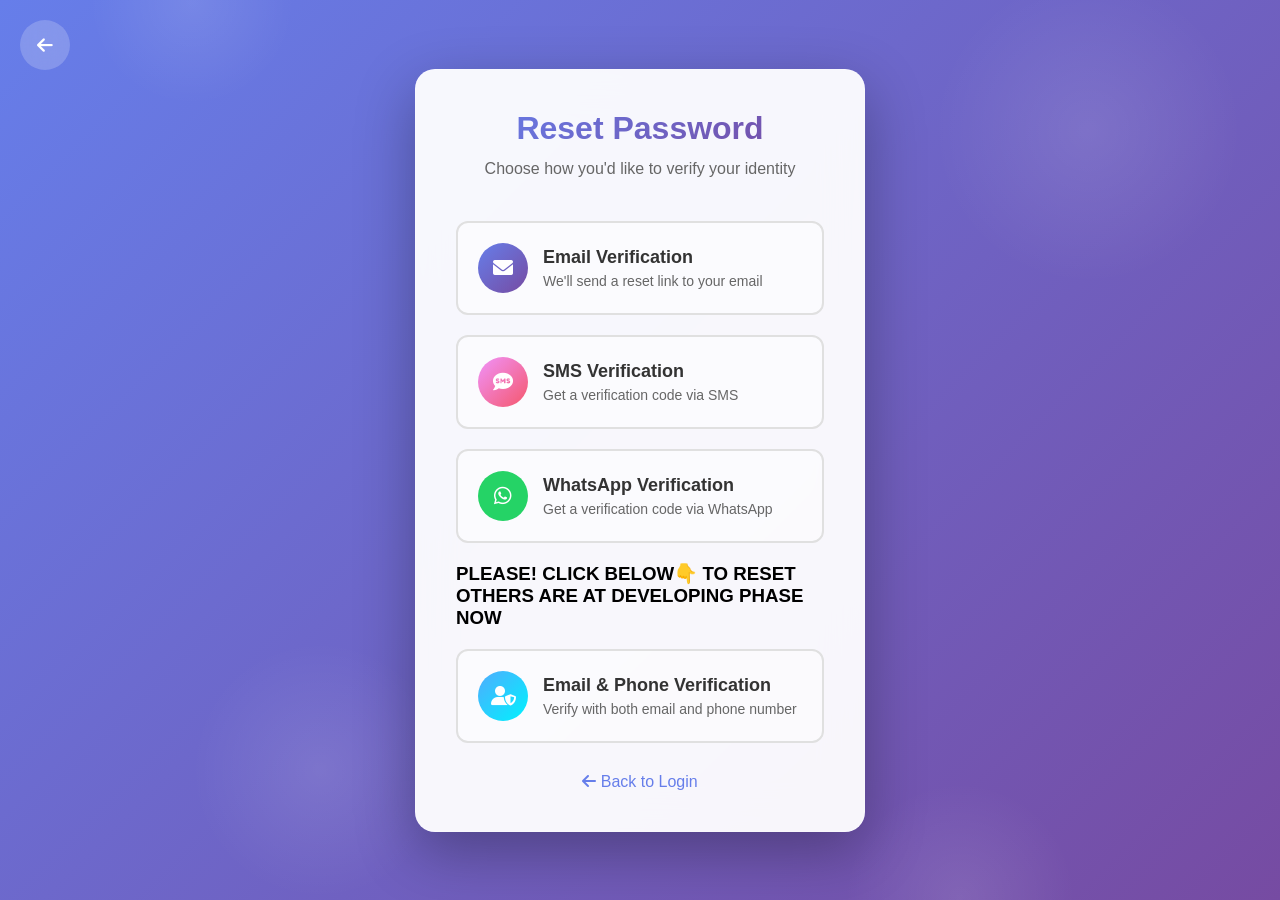
<file: templates/forgot_password.html>
<!DOCTYPE html>
<html lang="en">
<head>
    <meta charset="UTF-8">
    <meta name="viewport" content="width=device-width, initial-scale=1.0">
    <title>Reset Password - Tai-Khamyang</title>
    <link href="https://cdnjs.cloudflare.com/ajax/libs/font-awesome/6.0.0/css/all.min.css" rel="stylesheet">
    <style>
        * {
            margin: 0;
            padding: 0;
            box-sizing: border-box;
        }

        body {
            font-family: 'Segoe UI', Tahoma, Geneva, Verdana, sans-serif;
            background: linear-gradient(135deg, #667eea 0%, #764ba2 100%);
            min-height: 100vh;
            display: flex;
            align-items: center;
            justify-content: center;
            position: relative;
            overflow-x: hidden;
        }

        body::before {
            content: '';
            position: absolute;
            top: 0;
            left: 0;
            right: 0;
            bottom: 0;
            background: url('data:image/svg+xml,<svg xmlns="http://www.w3.org/2000/svg" viewBox="0 0 1000 1000"><defs><radialGradient id="a" cx="50%" cy="50%"><stop offset="0%" stop-color="%23fff" stop-opacity="0.1"/><stop offset="100%" stop-color="%23fff" stop-opacity="0"/></radialGradient></defs><circle cx="150" cy="150" r="80" fill="url(%23a)"/><circle cx="850" cy="250" r="120" fill="url(%23a)"/><circle cx="250" cy="750" r="100" fill="url(%23a)"/><circle cx="750" cy="850" r="90" fill="url(%23a)"/></svg>') no-repeat center center;
            background-size: cover;
            pointer-events: none;
        }

        .reset-container {
            background: rgba(255, 255, 255, 0.95);
            backdrop-filter: blur(20px);
            border-radius: 20px;
            padding: 40px;
            box-shadow: 0 20px 60px rgba(0, 0, 0, 0.3);
            width: 100%;
            max-width: 450px;
            position: relative;
            border: 1px solid rgba(255, 255, 255, 0.2);
            animation: slideIn 0.6s ease-out;
        }

        @keyframes slideIn {
            from {
                opacity: 0;
                transform: translateY(50px);
            }
            to {
                opacity: 1;
                transform: translateY(0);
            }
        }

        .reset-header {
            text-align: center;
            margin-bottom: 40px;
        }

        .reset-header h1 {
            background: linear-gradient(135deg, #667eea 0%, #764ba2 100%);
            -webkit-background-clip: text;
            -webkit-text-fill-color: transparent;
            background-clip: text;
            font-size: 32px;
            font-weight: 700;
            margin-bottom: 10px;
        }

        .reset-header p {
            color: #666;
            font-size: 16px;
            line-height: 1.5;
        }

        .verification-options {
            display: grid;
            gap: 20px;
            margin-bottom: 30px;
        }

        .option-card {
            border: 2px solid #e0e0e0;
            border-radius: 12px;
            padding: 20px;
            cursor: pointer;
            transition: all 0.3s cubic-bezier(0.4, 0, 0.2, 1);
            background: rgba(255, 255, 255, 0.5);
            position: relative;
            overflow: hidden;
        }

        .option-card::before {
            content: '';
            position: absolute;
            top: 0;
            left: -100%;
            width: 100%;
            height: 100%;
            background: linear-gradient(90deg, transparent, rgba(102, 126, 234, 0.1), transparent);
            transition: left 0.5s;
        }

        .option-card:hover::before {
            left: 100%;
        }

        .option-card:hover {
            border-color: #667eea;
            transform: translateY(-5px);
            box-shadow: 0 10px 30px rgba(102, 126, 234, 0.2);
        }

        .option-card.selected {
            border-color: #667eea;
            background: rgba(102, 126, 234, 0.1);
        }

        .option-content {
            display: flex;
            align-items: center;
            gap: 15px;
        }

        .option-icon {
            width: 50px;
            height: 50px;
            border-radius: 50%;
            display: flex;
            align-items: center;
            justify-content: center;
            font-size: 20px;
            color: white;
        }

        .email-icon {
            background: linear-gradient(135deg, #667eea 0%, #764ba2 100%);
        }

        .sms-icon {
            background: linear-gradient(135deg, #f093fb 0%, #f5576c 100%);
        }

        .whatsapp-icon {
            background: #25d366;
        }

        .option-text h3 {
            color: #333;
            font-size: 18px;
            margin-bottom: 5px;
        }

        .option-text p {
            color: #666;
            font-size: 14px;
        }

        .verification-form {
            display: none;
            animation: fadeIn 0.4s ease-out;
        }

        .verification-form.active {
            display: block;
        }

        @keyframes fadeIn {
            from { opacity: 0; transform: translateY(20px); }
            to { opacity: 1; transform: translateY(0); }
        }

        .form-group {
            margin-bottom: 25px;
            position: relative;
        }

        .form-group label {
            display: block;
            margin-bottom: 8px;
            color: #333;
            font-weight: 600;
            font-size: 14px;
            text-transform: uppercase;
            letter-spacing: 0.5px;
        }

        .input-wrapper {
            position: relative;
        }

        .form-group input {
            width: 100%;
            padding: 15px 20px 15px 50px;
            border: 2px solid #e0e0e0;
            border-radius: 12px;
            font-size: 16px;
            transition: all 0.3s cubic-bezier(0.4, 0, 0.2, 1);
            background: rgba(255, 255, 255, 0.9);
        }

        .form-group input:focus {
            outline: none;
            border-color: #667eea;
            box-shadow: 0 0 0 3px rgba(102, 126, 234, 0.1);
            transform: translateY(-2px);
        }

        .input-icon {
            position: absolute;
            left: 18px;
            top: 50%;
            transform: translateY(-50%);
            color: #999;
            font-size: 16px;
            transition: color 0.3s ease;
        }

        .form-group input:focus + .input-icon {
            color: #667eea;
        }

        .btn-submit {
            width: 100%;
            padding: 16px;
            background: linear-gradient(135deg, #667eea 0%, #764ba2 100%);
            color: white;
            border: none;
            border-radius: 12px;
            font-size: 16px;
            font-weight: 600;
            text-transform: uppercase;
            letter-spacing: 1px;
            cursor: pointer;
            transition: all 0.3s cubic-bezier(0.4, 0, 0.2, 1);
            position: relative;
            overflow: hidden;
            margin-bottom: 20px;
        }

        .btn-submit:hover {
            transform: translateY(-2px);
            box-shadow: 0 10px 30px rgba(102, 126, 234, 0.4);
        }

        .btn-submit:disabled {
            opacity: 0.6;
            cursor: not-allowed;
            transform: none;
        }

        .btn-submit.loading {
            pointer-events: none;
        }

        .btn-submit.loading::after {
            content: '';
            position: absolute;
            top: 50%;
            left: 50%;
            width: 20px;
            height: 20px;
            margin: -10px 0 0 -10px;
            border: 2px solid transparent;
            border-top: 2px solid white;
            border-radius: 50%;
            animation: spin 1s linear infinite;
        }

        @keyframes spin {
            0% { transform: rotate(0deg); }
            100% { transform: rotate(360deg); }
        }

        .back-btn {
            position: absolute;
            top: 20px;
            left: 20px;
            background: rgba(255, 255, 255, 0.2);
            backdrop-filter: blur(10px);
            border: none;
            border-radius: 50%;
            width: 50px;
            height: 50px;
            display: flex;
            align-items: center;
            justify-content: center;
            color: white;
            font-size: 18px;
            cursor: pointer;
            transition: all 0.3s ease;
            text-decoration: none;
        }

        .back-btn:hover {
            background: rgba(255, 255, 255, 0.3);
            transform: translateY(-2px);
        }

        .alert {
            padding: 12px 20px;
            margin-bottom: 20px;
            border-radius: 8px;
            font-size: 14px;
            display: none;
        }

        .alert.error {
            border-left: 4px solid #dc3545;
            background: rgba(220, 53, 69, 0.1);
            color: #721c24;
        }

        .alert.success {
            border-left: 4px solid #28a745;
            background: rgba(40, 167, 69, 0.1);
            color: #155724;
        }

        .alert.info {
            border-left: 4px solid #17a2b8;
            background: rgba(23, 162, 184, 0.1);
            color: #0c5460;
        }

        .otp-section {
            display: none;
            animation: fadeIn 0.4s ease-out;
        }

        .otp-section.active {
            display: block;
        }

        .otp-input-group {
            display: flex;
            gap: 10px;
            justify-content: center;
            margin: 20px 0;
        }

        .otp-input {
            width: 50px;
            height: 50px;
            border: 2px solid #e0e0e0;
            border-radius: 8px;
            text-align: center;
            font-size: 18px;
            font-weight: bold;
            transition: all 0.3s ease;
        }

        .otp-input:focus {
            outline: none;
            border-color: #667eea;
            box-shadow: 0 0 0 3px rgba(102, 126, 234, 0.1);
        }

        .resend-otp {
            text-align: center;
            margin-top: 15px;
        }

        .resend-otp button {
            background: none;
            border: none;
            color: #667eea;
            cursor: pointer;
            text-decoration: underline;
            font-size: 14px;
        }

        .resend-otp button:disabled {
            color: #999;
            cursor: not-allowed;
            text-decoration: none;
        }

        @media (max-width: 768px) {
            .reset-container {
                margin: 20px;
                padding: 30px 25px;
            }

            .reset-header h1 {
                font-size: 28px;
            }

            .option-content {
                gap: 12px;
            }

            .option-icon {
                width: 45px;
                height: 45px;
                font-size: 18px;
            }

            .option-text h3 {
                font-size: 16px;
            }
        }
    </style>
</head>
<body>
    <a href="javascript:history.back()" class="back-btn">
        <i class="fas fa-arrow-left"></i>
    </a>

    <div class="reset-container">
        <div class="reset-header">
            <h1>Reset Password</h1>
            <p>Choose how you'd like to verify your identity</p>
        </div>

        <div id="alertMessage" class="alert"></div>

        <!-- Verification Options -->
        <div id="optionsSection" class="verification-options">
            <div class="option-card" data-method="email">
                <div class="option-content">
                    <div class="option-icon email-icon">
                        <i class="fas fa-envelope"></i>
                    </div>
                    <div class="option-text">
                        <h3>Email Verification</h3>
                        <p>We'll send a reset link to your email</p>
                    </div>
                </div>
            </div>

            <div class="option-card" data-method="sms">
                <div class="option-content">
                    <div class="option-icon sms-icon">
                        <i class="fas fa-sms"></i>
                    </div>
                    <div class="option-text">
                        <h3>SMS Verification</h3>
                        <p>Get a verification code via SMS</p>
                    </div>
                </div>
            </div>

            <div class="option-card" data-method="whatsapp">
                <div class="option-content">
                    <div class="option-icon whatsapp-icon">
                        <i class="fab fa-whatsapp"></i>
                    </div>
                    <div class="option-text">
                        <h3>WhatsApp Verification</h3>
                        <p>Get a verification code via WhatsApp</p>
                    </div>
                </div>
            </div>
            <div class="suggestion">
                <h3>PLEASE! CLICK BELOW👇 TO RESET OTHERS ARE AT DEVELOPING PHASE NOW</h3>
            </div>
            <!-- reset -->
          <div class="option-card" data-method="both">
              <div class="option-content">
                  <div class="option-icon" style="background: linear-gradient(135deg, #4facfe 0%, #00f2fe 100%);">
                      <i class="fas fa-user-shield"></i>
                  </div>
                  <div class="option-text">
                      <h3>Email & Phone Verification</h3>
                      <p>Verify with both email and phone number</p>
                  </div>
              </div>
          </div>

        </div>
        <!-- Email Form -->
        <div id="emailForm" class="verification-form">
            <div class="form-group">
                <label for="email">Email Address</label>
                <div class="input-wrapper">
                    <input type="email" id="email" placeholder="Enter your email address" required>
                    <i class="fas fa-envelope input-icon"></i>
                </div>
            </div>
            <button type="button" class="btn-submit" onclick="sendEmailReset()">
                <span class="btn-text">Send Reset Link</span>
            </button>
        </div>

        <!-- Phone Form -->
        <div id="phoneForm" class="verification-form">
            <div class="form-group">
                <label for="phone">Phone Number</label>
                <div class="input-wrapper">
                    <input type="tel" id="phone" placeholder="Enter your phone number" required>
                    <i class="fas fa-phone input-icon"></i>
                </div>
            </div>
            <button type="button" class="btn-submit" onclick="sendPhoneOTP()">
                <span class="btn-text">Send Verification Code</span>
            </button>
        </div>
        <!-- Add this new form with the existing forms -->
         <div id="bothForm" class="verification-form">
             <div class="form-group">
                 <label for="bothEmail">Email Address</label>
                 <div class="input-wrapper">
                     <input type="email" id="bothEmail" placeholder="Enter your email address" required>
                     <i class="fas fa-envelope input-icon"></i>
                 </div>
             </div>
             <div class="form-group">
                 <label for="bothPhone">Phone Number</label>
                 <div class="input-wrapper">
                     <input type="tel" id="bothPhone" placeholder="Enter your phone number" required>
                     <i class="fas fa-phone input-icon"></i>
                 </div>
             </div>
             <button type="button" class="btn-submit" onclick="verifyBoth()">
             <span class="btn-text">Verify Account</span>
             </button>
         </div>

        <!-- OTP Verification Section -->
        <div id="otpSection" class="otp-section">
            <div class="form-group">
                <label>Enter Verification Code</label>
                <div class="otp-input-group">
                    <input type="text" class="otp-input" maxlength="1" oninput="moveToNext(this, 0)">
                    <input type="text" class="otp-input" maxlength="1" oninput="moveToNext(this, 1)">
                    <input type="text" class="otp-input" maxlength="1" oninput="moveToNext(this, 2)">
                    <input type="text" class="otp-input" maxlength="1" oninput="moveToNext(this, 3)">
                    <input type="text" class="otp-input" maxlength="1" oninput="moveToNext(this, 4)">
                    <input type="text" class="otp-input" maxlength="1" oninput="moveToNext(this, 5)">
                </div>
            </div>
            <button type="button" class="btn-submit" onclick="verifyOTP()">
                <span class="btn-text">Verify Code</span>
            </button>
            <div class="resend-otp">
                <button id="resendBtn" onclick="resendOTP()" disabled>
                    Resend code in <span id="countdown">60</span>s
                </button>
            </div>
        </div>

        <div style="text-align: center; margin-top: 20px;">
            <a href="/login" style="color: #667eea; text-decoration: none;">
                <i class="fas fa-arrow-left"></i> Back to Login
            </a>
        </div>
    </div>

    <script>
        let selectedMethod = null;
        let currentPhone = null;
        let countdownTimer = null;

        // Option selection
        document.querySelectorAll('.option-card').forEach(card => {
            card.addEventListener('click', function() {
                // Remove active class from all cards
                document.querySelectorAll('.option-card').forEach(c => c.classList.remove('selected'));

                // Add active class to clicked card
                this.classList.add('selected');

                // Get selected method
                selectedMethod = this.dataset.method;

                // Hide all forms
                document.querySelectorAll('.verification-form').forEach(form => {
                    form.classList.remove('active');
                });

                // Show appropriate form
                if (selectedMethod === 'email') {
                    document.getElementById('emailForm').classList.add('active');
                } else if (selectedMethod === 'sms' || selectedMethod === 'whatsapp') {
                    document.getElementById('phoneForm').classList.add('active');
                }

                if (selectedMethod === 'both') {
                     document.getElementById('bothForm').classList.add('active');
                }

                // Hide options section and show form
                document.getElementById('optionsSection').style.display = 'none';
                document.querySelector('.reset-header p').textContent =
                    selectedMethod === 'email' ? 'Enter your email to receive a reset link' :
                    'Enter your phone number to receive a verification code';
            });
        });

        // Email reset function
        async function sendEmailReset() {
            const email = document.getElementById('email').value.trim();

            if (!email || !isValidEmail(email)) {
                showAlert('Please enter a valid email address', 'error');
                return;
            }

            const btn = event.target;
            setLoadingState(btn, true);

            try {
                const response = await fetch('/api/auth/forgot-password/email', {
                    method: 'POST',
                    headers: {
                        'Content-Type': 'application/json',
                    },
                    body: JSON.stringify({ email: email })
                });

                const data = await response.json();

                if (data.success) {
                    showAlert('Reset link sent successfully! Check your email.', 'success');
                    setTimeout(() => {
                        window.location.href = '/login';
                    }, 3000);
                } else {
                    showAlert(data.message || 'Failed to send reset link', 'error');
                }
            } catch (error) {
                console.error('Email reset error:', error);
                showAlert('An error occurred. Please try again.', 'error');
            } finally {
                setLoadingState(btn, false);
            }
        }

        // Phone OTP function
        async function sendPhoneOTP() {
               const phoneInput = document.getElementById('phone');
               let phone = phoneInput.value.trim();

               if (!phone || !isValidPhone(phone)) {
                   showAlert('Please enter a valid phone number', 'error');
                   return;
               }

               // Normalize phone number
               phone = normalizePhoneNumber(phone);
               phoneInput.value = phone; // Update the input field

               const btn = event.target;
               setLoadingState(btn, true);
               currentPhone = phone;

               try {
                   const response = await fetch('/api/auth/forgot-password/phone', {
                       method: 'POST',
                       headers: {
                           'Content-Type': 'application/json',
                       },
                       body: JSON.stringify({
                           phone: phone,
                           method: selectedMethod // 'sms' or 'whatsapp'
                       })
                   });

                   const data = await response.json();

                   if (data.success) {
                       showAlert(`Verification code sent via ${selectedMethod.toUpperCase()}!`, 'success');
                       showOTPSection();
                       startCountdown();
                   } else {
                       showAlert(data.message || 'Failed to send verification code', 'error');
                   }
               } catch (error) {
                   console.error('Phone OTP error:', error);
                   showAlert('An error occurred. Please try again.', 'error');
               } finally {
                   setLoadingState(btn, false);
               }
           }

        // Verify OTP function
        async function verifyOTP() {
            const otpInputs = document.querySelectorAll('.otp-input');
            const otp = Array.from(otpInputs).map(input => input.value).join('');

            if (otp.length !== 6) {
                showAlert('Please enter the complete 6-digit code', 'error');
                return;
            }

            const btn = event.target;
            setLoadingState(btn, true);

            try {
                const response = await fetch('/api/auth/verify-otp', {
                    method: 'POST',
                    headers: {
                        'Content-Type': 'application/json',
                    },
                    body: JSON.stringify({
                        phone: currentPhone,
                        otp: otp,
                        method: selectedMethod
                    })
                });

                const data = await response.json();

                if (data.success) {
                    showAlert('Code verified successfully!', 'success');
                    // Redirect to reset password page with token
                    setTimeout(() => {
                        window.location.href = `/reset-password?token=${data.token}`;
                    }, 1500);
                } else {
                    showAlert(data.message || 'Invalid verification code', 'error');
                    // Clear OTP inputs
                    otpInputs.forEach(input => input.value = '');
                    otpInputs[0].focus();
                }
            } catch (error) {
                console.error('OTP verification error:', error);
                showAlert('An error occurred. Please try again.', 'error');
            } finally {
                setLoadingState(btn, false);
            }
        }

      async function verifyBoth() {
    const email = document.getElementById('bothEmail').value.trim();
    const phone = document.getElementById('bothPhone').value.trim();
    const normalizedPhone = normalizePhoneNumber(phone);

    if (!email || !isValidEmail(email)) {
        showAlert('Please enter a valid email address', 'error');
        return;
    }

    if (!phone || !isValidPhone(phone)) {
        showAlert('Please enter a valid phone number', 'error');
        return;
    }

    const btn = event.target;
    setLoadingState(btn, true);

    try {
        const response = await fetch('/api/auth/verify-account', {
            method: 'POST',
            headers: {
                'Content-Type': 'application/json',
            },
            body: JSON.stringify({
                email: email,
                phone: normalizedPhone
            })
        });

        // First check if the response is OK
        if (!response.ok) {
            const errorData = await response.json().catch(() => ({}));
            throw new Error(errorData.message || `HTTP error! status: ${response.status}`);
        }

        const data = await response.json();

        if (data.success) {
            showAlert('Account verified successfully! Redirecting...', 'success');
            setTimeout(() => {
                window.location.href = `/reset-password?token=${data.token}`;
            }, 1500);
        } else {
            throw new Error(data.message || 'Verification failed');
        }
    } catch (error) {
        console.error('Account verification error:', error);
        showAlert(error.message || 'An error occurred during verification', 'error');
    } finally {
        setLoadingState(btn, false);
    }
}
        // Email reset
         async function sendEmailReset() {
        const email = document.getElementById('email').value.trim();
        const isSeller = new URLSearchParams(window.location.search).has('seller');

        if (!email || !isValidEmail(email)) {
            showAlert('Please enter a valid email address', 'error');
            return;
        }

        const btn = event.target;
        setLoadingState(btn, true);

        try {
            const endpoint = isSeller ? '/api/auth/seller/forgot-password' : '/api/auth/forgot-password/email';
            const response = await fetch(endpoint, {
                method: 'POST',
                headers: {
                    'Content-Type': 'application/json',
                },
                body: JSON.stringify({ email: email })
            });

            const data = await response.json();

            if (data.success) {
                showAlert('Reset link sent successfully! Check your email.', 'success');
                setTimeout(() => {
                    window.location.href = isSeller ? '/shopnow' : '/login';
                }, 3000);
            } else {
                showAlert(data.message || 'Failed to send reset link', 'error');
            }
        } catch (error) {
            console.error('Email reset error:', error);
            showAlert('An error occurred. Please try again.', 'error');
        } finally {
            setLoadingState(btn, false);
        }
    }


        // Resend OTP function
        async function resendOTP() {
            if (!currentPhone) return;

            try {
                const response = await fetch('/api/auth/forgot-password/phone', {
                    method: 'POST',
                    headers: {
                        'Content-Type': 'application/json',
                    },
                    body: JSON.stringify({
                        phone: currentPhone,
                        method: selectedMethod
                    })
                });

                const data = await response.json();

                if (data.success) {
                    showAlert('New verification code sent!', 'info');
                    startCountdown();
                } else {
                    showAlert(data.message || 'Failed to resend code', 'error');
                }
            } catch (error) {
                console.error('Resend OTP error:', error);
                showAlert('An error occurred. Please try again.', 'error');
            }
        }

        // Utility functions
        function showOTPSection() {
            document.getElementById('phoneForm').classList.remove('active');
            document.getElementById('otpSection').classList.add('active');
            document.querySelector('.reset-header p').textContent =
                `Enter the 6-digit code sent to your ${selectedMethod === 'sms' ? 'phone' : 'WhatsApp'}`;
        }

        function moveToNext(current, index) {
            if (current.value.length === 1 && index < 5) {
                document.querySelectorAll('.otp-input')[index + 1].focus();
            }
        }

        function startCountdown() {
            let seconds = 60;
            const resendBtn = document.getElementById('resendBtn');
            const countdown = document.getElementById('countdown');

            resendBtn.disabled = true;

            countdownTimer = setInterval(() => {
                seconds--;
                countdown.textContent = seconds;

                if (seconds <= 0) {
                    clearInterval(countdownTimer);
                    resendBtn.disabled = false;
                    resendBtn.innerHTML = 'Resend code';
                }
            }, 1000);
        }

        function setLoadingState(btn, loading) {
            if (loading) {
                btn.classList.add('loading');
                btn.disabled = true;
                btn.querySelector('.btn-text').style.opacity = '0';
            } else {
                btn.classList.remove('loading');
                btn.disabled = false;
                btn.querySelector('.btn-text').style.opacity = '1';
            }
        }

        function showAlert(message, type) {
            const alert = document.getElementById('alertMessage');
            alert.textContent = message;
            alert.className = `alert ${type}`;
            alert.style.display = 'block';

            // Auto hide after 5 seconds
            setTimeout(() => {
                alert.style.display = 'none';
            }, 5000);
        }

        function isValidEmail(email) {
            return /^[^\s@]+@[^\s@]+\.[^\s@]+$/.test(email);
        }

        function isValidPhone(phone) {
            const cleaned = phone.replace(/[^\d+]/g, '');

           // Check if it's a valid Indian phone number
           if (cleaned.startsWith('+91')) {
               return cleaned.length === 13; // +91 + 10 digits
           } else if (cleaned.startsWith('91')) {
               return cleaned.length === 12; // 91 + 10 digits
           } else if (cleaned.length === 10) {
               return true; // 10 digit number
           }

                return false;

        }

        function normalizePhoneNumber(phone) {
    // Remove all non-digit characters except +
    let cleaned = phone.replace(/[^\d+]/g, '');

    // Add country code if not present
    if (!cleaned.startsWith('+')) {
        if (cleaned.startsWith('91') && cleaned.length > 10) {
            cleaned = '+' + cleaned;
        } else if (cleaned.length === 10) {
            cleaned = '+91' + cleaned;
        } else {
            cleaned = '+' + cleaned;
        }
    }

    return cleaned;
}

        // Allow only numbers in OTP inputs
        document.querySelectorAll('.otp-input').forEach(input => {
            input.addEventListener('input', function() {
                this.value = this.value.replace(/[^0-9]/g, '');
            });

            input.addEventListener('keydown', function(e) {
                // Allow backspace to move to previous input
                if (e.key === 'Backspace' && this.value === '') {
                    const index = Array.from(document.querySelectorAll('.otp-input')).indexOf(this);
                    if (index > 0) {
                        document.querySelectorAll('.otp-input')[index - 1].focus();
                    }
                }
            });
        });
        // Add phone number formatting while typing
document.getElementById('phone').addEventListener('input', function() {
    let value = this.value.replace(/[^\d+]/g, '');

    // Format Indian phone numbers
    if (value.startsWith('+91')) {
        if (value.length > 13) {
            value = value.substring(0, 13);
        }
        // Format as +91 XXXXX XXXXX
        if (value.length > 3) {
            value = value.substring(0, 3) + ' ' + value.substring(3);
        }
        if (value.length > 9) {
            value = value.substring(0, 9) + ' ' + value.substring(9);
        }
    } else if (value.startsWith('91')) {
        if (value.length > 12) {
            value = value.substring(0, 12);
        }
        // Format as 91 XXXXX XXXXX
        if (value.length > 2) {
            value = value.substring(0, 2) + ' ' + value.substring(2);
        }
        if (value.length > 8) {
            value = value.substring(0, 8) + ' ' + value.substring(8);
        }
    } else {
        if (value.length > 10) {
            value = value.substring(0, 10);
        }
        // Format as XXXXX XXXXX
        if (value.length > 5) {
            value = value.substring(0, 5) + ' ' + value.substring(5);
        }
    }

    this.value = value;
});
    </script>
</body>
</html>
</file>
